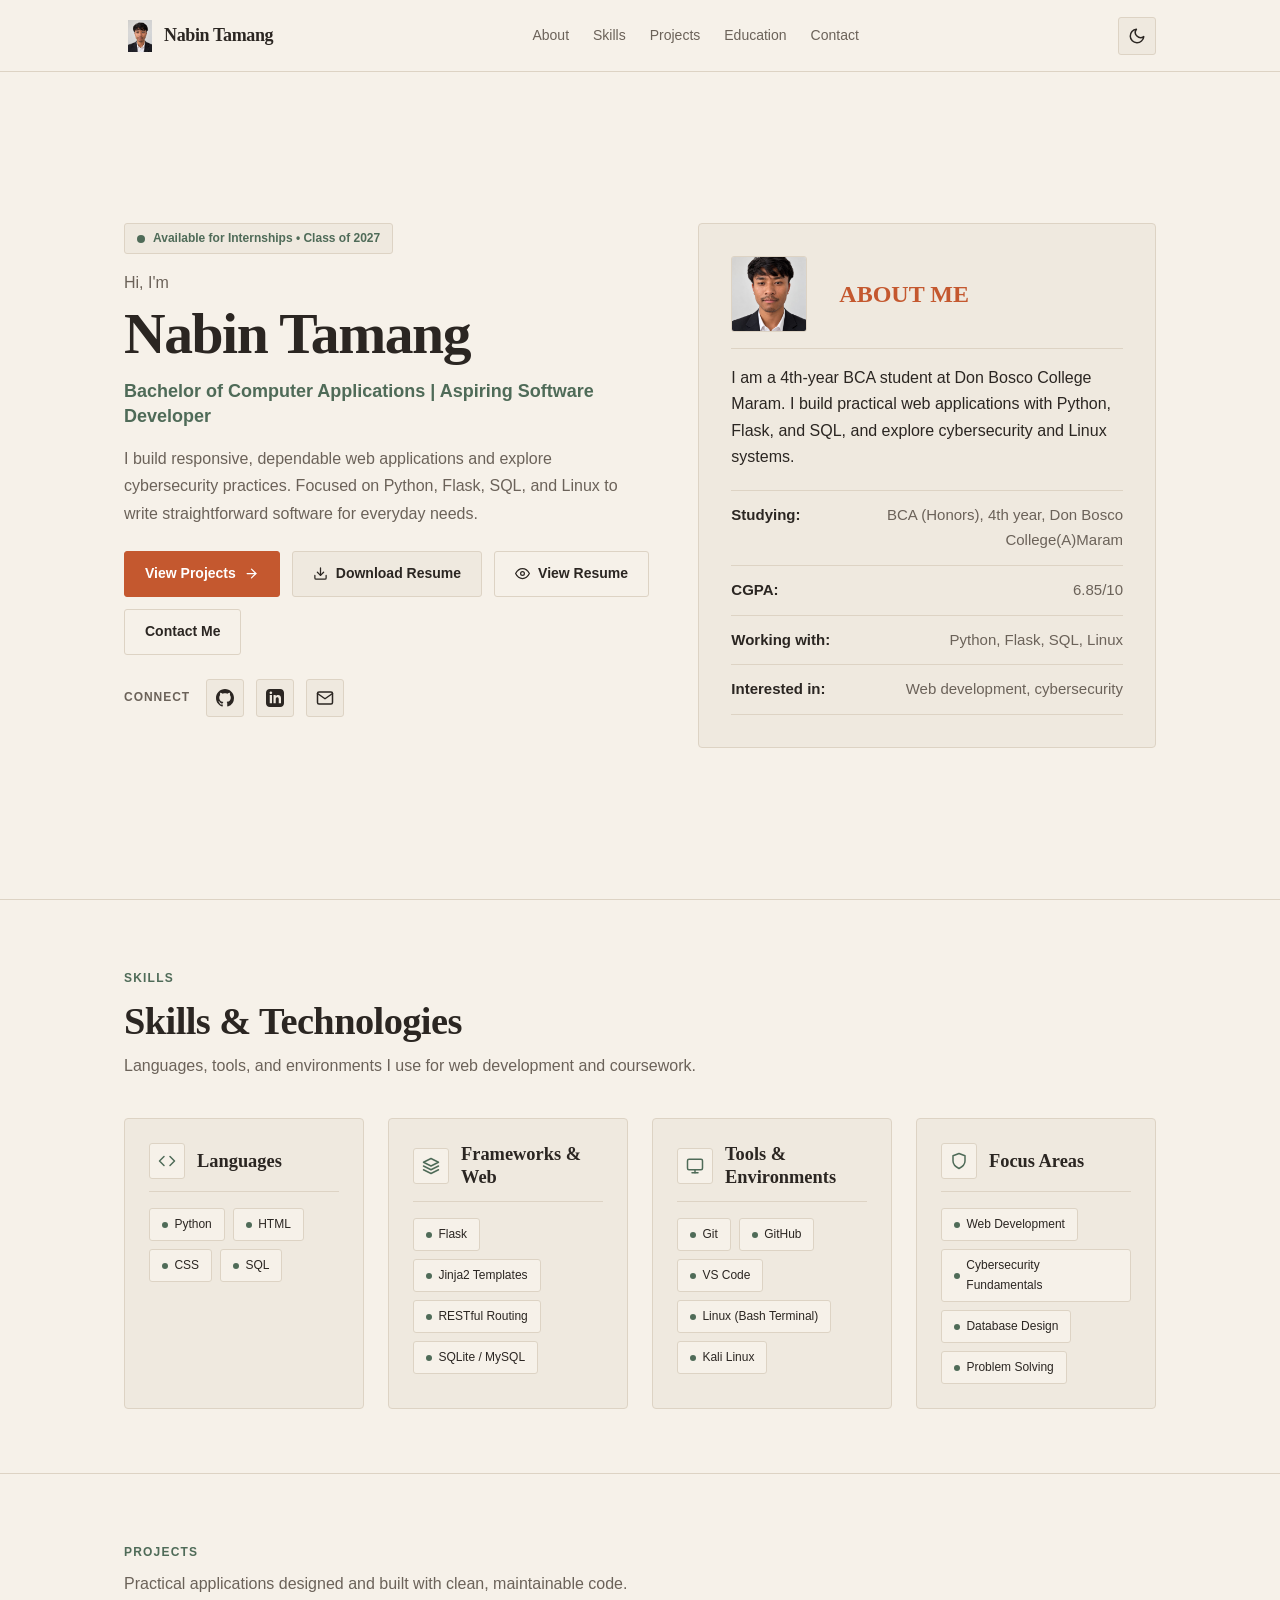
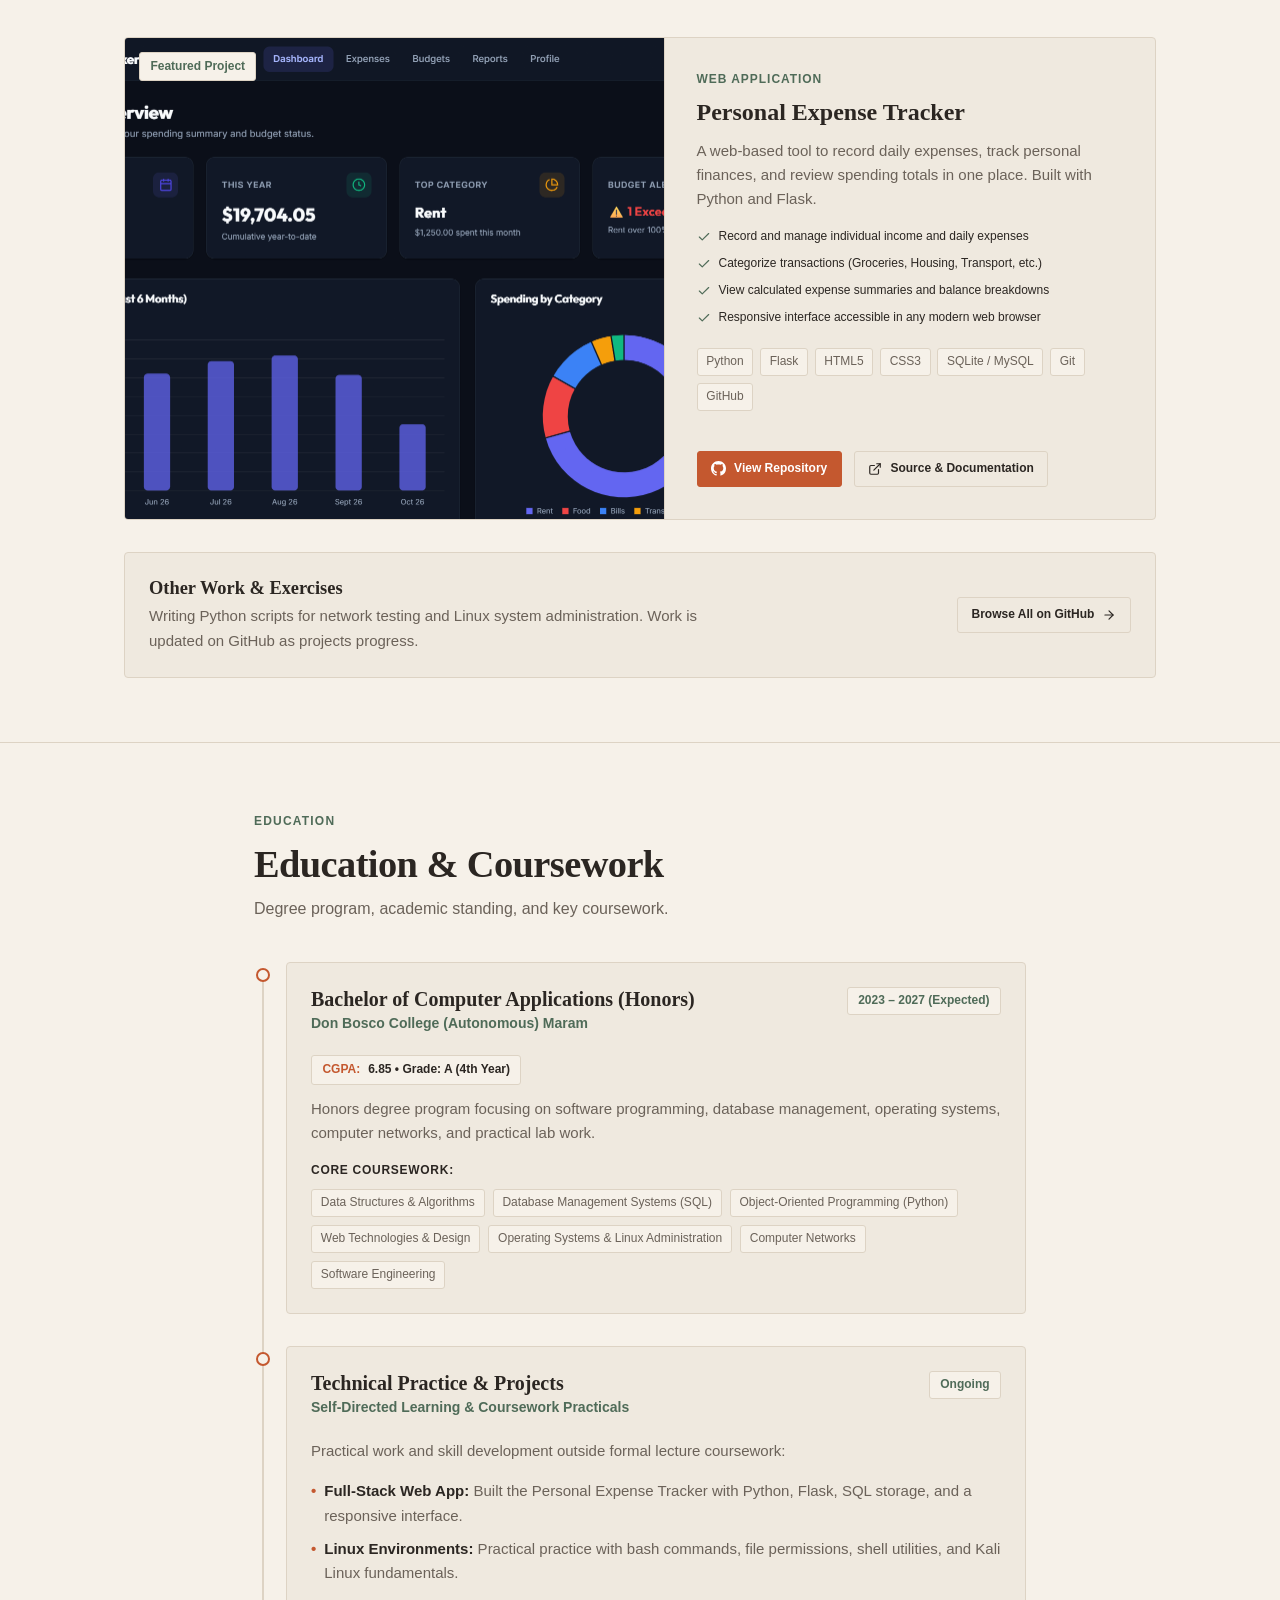
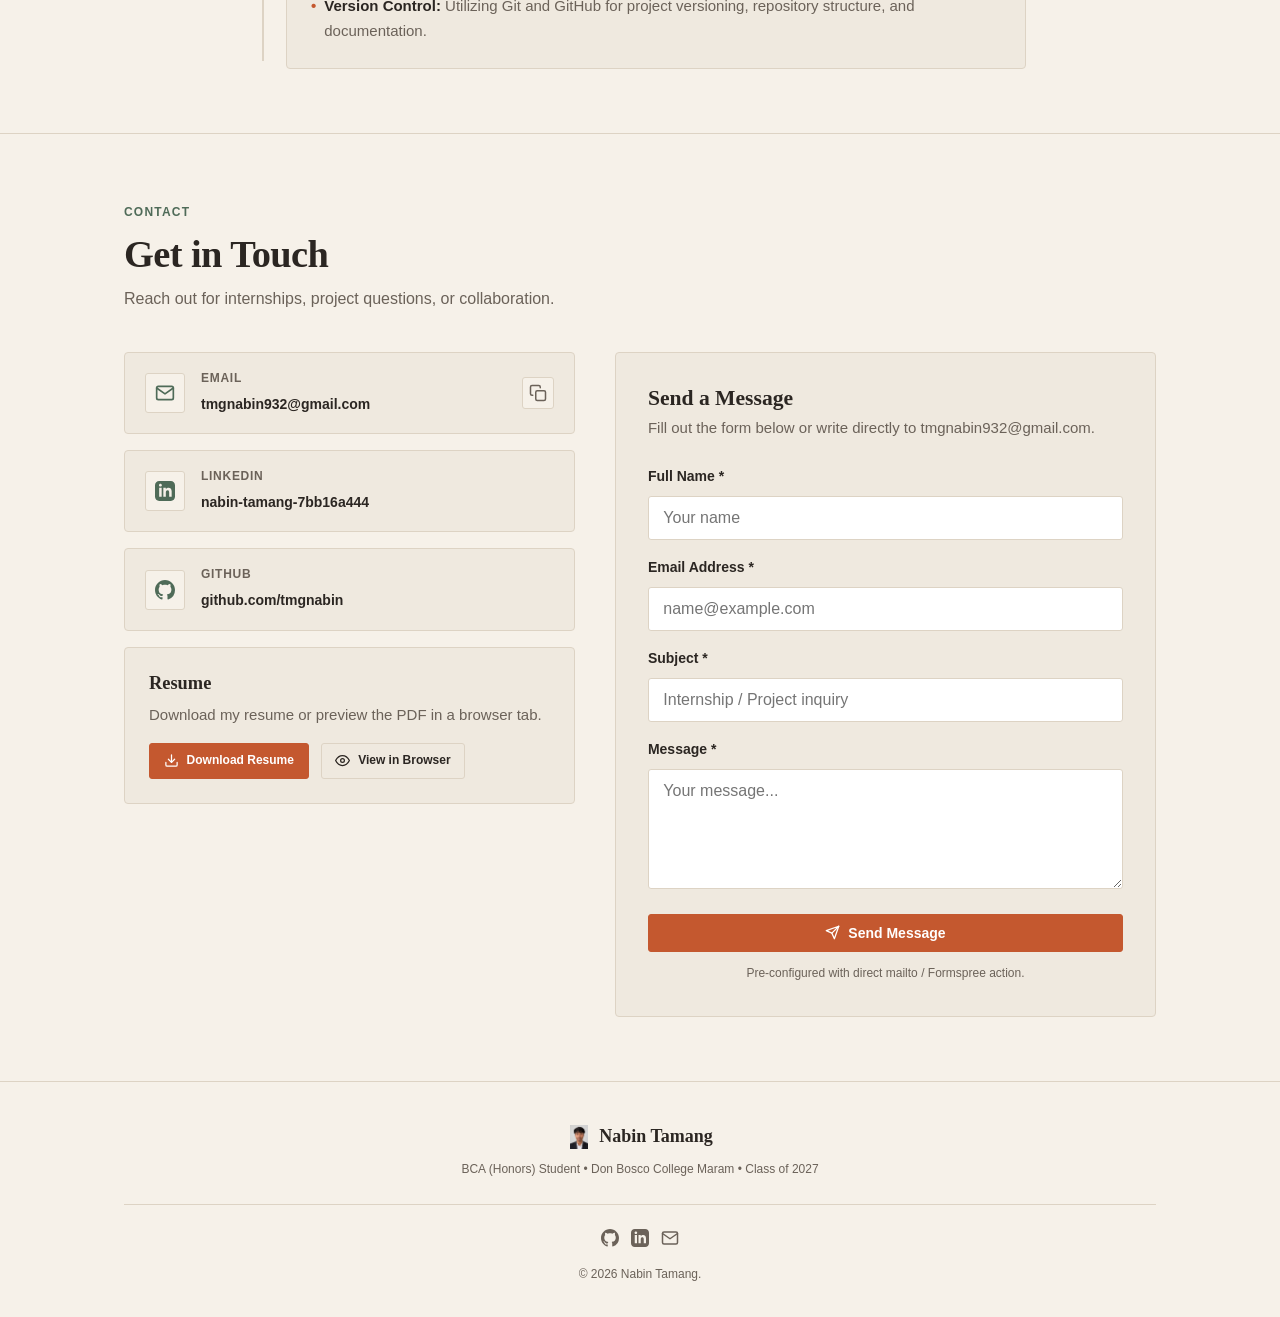
<file: index.html>
<!DOCTYPE html>
<html lang="en">

<head>
  <meta charset="UTF-8">
  <meta name="viewport" content="width=device-width, initial-scale=1.0">

  <!-- Primary Meta Tags -->
  <title>Nabin Tamang | BCA Student &amp; Aspiring Software Developer</title>
  <meta name="title" content="Nabin Tamang | BCA Student &amp; Aspiring Software Developer">
  <meta name="description"
    content="Personal portfolio of Nabin Tamang, 4th-year BCA (Honors) student at Don Bosco College Maram. Focused on Web Development, Python, Flask, SQL, and Linux.">
  <meta name="keywords"
    content="Nabin Tamang, BCA Student, Software Developer, Python, Flask, Web Development, Cybersecurity, Don Bosco College Maram">
  <meta name="author" content="Nabin Tamang">
  <meta name="theme-color" content="#F6F1E9">

  <!-- Open Graph / Facebook -->
  <meta property="og:type" content="website">
  <meta property="og:url" content="https://tmgnabin.github.io/">
  <meta property="og:title" content="Nabin Tamang | BCA Student &amp; Aspiring Software Developer">
  <meta property="og:description" content="Portfolio of Nabin Tamang. Explore projects, skills, education, and resume.">
  <meta property="og:image" content="assets/images/profile.jpg">

  <!-- Twitter Card -->
  <meta name="twitter:card" content="summary_large_image">
  <meta name="twitter:title" content="Nabin Tamang | BCA Student &amp; Aspiring Software Developer">
  <meta name="twitter:description"
    content="Portfolio of Nabin Tamang. Explore projects, skills, education, and resume.">
  <meta name="twitter:image" content="assets/images/profile.jpg">

  <!-- Favicon -->
  <link rel="icon" type="image/svg+xml" href="assets/images/expense-tracker.svg">

  <!-- Google Font: Inter (Sans-serif body font; Georgia is system serif) -->
  <link rel="preconnect" href="https://fonts.googleapis.com">
  <link rel="preconnect" href="https://fonts.gstatic.com" crossorigin>
  <link href="https://fonts.googleapis.com/css2?family=Inter:wght@400;500;600;700&display=swap" rel="stylesheet">

  <!-- Main Stylesheet -->
  <link rel="stylesheet" href="css/style.css">

  <!-- Immediate Theme Restore Script (Prevents FOUC) -->
  <script>
    (function () {
      const savedTheme = localStorage.getItem('portfolio-theme');
      if (savedTheme) {
        document.documentElement.setAttribute('data-theme', savedTheme);
      } else {
        const prefersDark = window.matchMedia('(prefers-color-scheme: dark)').matches;
        document.documentElement.setAttribute('data-theme', prefersDark ? 'dark' : 'light');
      }
    })();
  </script>
</head>

<body>

  <!-- =================================================================
       1. STICKY NAVBAR
       ================================================================= -->
  <header class="navbar" id="navbar">
    <div class="container nav-container">
      <a href="#hero" class="nav-logo" aria-label="Nabin Tamang Home">
        <img src="assets/images/expense-tracker.svg" alt="" class="nav-logo-img" width="36" height="36">
        <span>Nabin Tamang</span>
      </a>

      <!-- Desktop & Mobile Navigation Links -->
      <nav aria-label="Main Navigation">
        <ul class="nav-links" id="nav-links">
          <li><a href="#about" class="nav-link">About</a></li>
          <li><a href="#skills" class="nav-link">Skills</a></li>
          <li><a href="#projects" class="nav-link">Projects</a></li>
          <li><a href="#education" class="nav-link">Education</a></li>
          <li><a href="#contact" class="nav-link">Contact</a></li>
          <!-- Mobile Resume Actions -->
          <li class="mobile-only" style="display: none;">
            <a href="assets/resume.pdf" download="Nabin_Tamang_Resume.pdf" class="btn btn-primary btn-sm">
              <svg width="16" height="16" viewBox="0 0 24 24" fill="none" stroke="currentColor" stroke-width="2"
                stroke-linecap="round" stroke-linejoin="round">
                <path d="M21 15v4a2 2 0 0 1-2 2H5a2 2 0 0 1-2-2v-4" />
                <polyline points="7 10 12 15 17 10" />
                <line x1="12" y1="15" x2="12" y2="3" />
              </svg>
              Download Resume
            </a>
          </li>
        </ul>
      </nav>

      <!-- Nav Actions (Resume Buttons + Theme Toggle + Mobile Hamburger) -->
      <div class="nav-actions">
        <!-- Resume Actions (Desktop) -->




        <!-- Light / Dark Mode Toggle -->
        <button type="button" class="theme-toggle" id="theme-toggle" aria-label="Toggle light and dark theme"
          title="Toggle theme">
          <!-- Sun Icon (shown in dark mode) -->
          <svg class="icon-sun" viewBox="0 0 24 24" fill="none" stroke="currentColor" stroke-width="2"
            stroke-linecap="round" stroke-linejoin="round">
            <circle cx="12" cy="12" r="5"></circle>
            <line x1="12" y1="1" x2="12" y2="3"></line>
            <line x1="12" y1="21" x2="12" y2="23"></line>
            <line x1="4.22" y1="4.22" x2="5.64" y2="5.64"></line>
            <line x1="18.36" y1="18.36" x2="19.78" y2="19.78"></line>
            <line x1="1" y1="12" x2="3" y2="12"></line>
            <line x1="21" y1="12" x2="23" y2="12"></line>
            <line x1="4.22" y1="19.78" x2="5.64" y2="18.36"></line>
            <line x1="18.36" y1="5.64" x2="19.78" y2="4.22"></line>
          </svg>
          <!-- Moon Icon (shown in light mode) -->
          <svg class="icon-moon" viewBox="0 0 24 24" fill="none" stroke="currentColor" stroke-width="2"
            stroke-linecap="round" stroke-linejoin="round">
            <path d="M21 12.79A9 9 0 1 1 11.21 3 7 7 0 0 0 21 12.79z"></path>
          </svg>
        </button>

        <!-- Mobile Hamburger Toggle -->

      </div>
    </div>
  </header>

  <main>
    <!-- =================================================================
         2. HERO & ABOUT ME SECTION
         ================================================================= -->
    <section class="section hero" id="hero">
      <div class="container hero-grid">
        <!-- Hero Introduction -->
        <div class="hero-content reveal">
          <div class="hero-status-pill">
            <span class="status-dot"></span>
            <span>Available for Internships &bull; Class of 2027</span>
          </div>

          <p class="hero-greeting">Hi, I'm</p>
          <h1 class="hero-name">Nabin Tamang</h1>

          <h2 class="hero-title">
            Bachelor of Computer Applications | Aspiring Software Developer
          </h2>

          <p class="hero-tagline">
            I build responsive, dependable web applications and explore cybersecurity practices. Focused on
            Python, Flask, SQL, and Linux to write straightforward software for everyday needs.
          </p>

          <!-- Call to Action Buttons -->
          <div class="hero-cta-group">
            <a href="projects.html" class="btn btn-primary" id="hero-view-projects-btn">
              <span>View Projects</span>
              <svg width="15" height="15" viewBox="0 0 24 24" fill="none" stroke="currentColor" stroke-width="2"
                stroke-linecap="round" stroke-linejoin="round">
                <path d="M5 12h14" />
                <polyline points="12 5 19 12 12 19" />
              </svg>
            </a>

            <a href="assets/resume.pdf" download="Nabin_Tamang_Resume.pdf" class="btn btn-secondary"
              id="hero-download-resume-btn" title="Download Resume PDF">
              <svg width="15" height="15" viewBox="0 0 24 24" fill="none" stroke="currentColor" stroke-width="2"
                stroke-linecap="round" stroke-linejoin="round">
                <path d="M21 15v4a2 2 0 0 1-2 2H5a2 2 0 0 1-2-2v-4" />
                <polyline points="7 10 12 15 17 10" />
                <line x1="12" y1="15" x2="12" y2="3" />
              </svg>
              <span>Download Resume</span>
            </a>

            <a href="assets/resume.pdf" target="_blank" rel="noopener noreferrer" class="btn btn-outline"
              id="hero-view-resume-btn" title="View Resume in Browser">
              <svg width="15" height="15" viewBox="0 0 24 24" fill="none" stroke="currentColor" stroke-width="2"
                stroke-linecap="round" stroke-linejoin="round">
                <path d="M1 12s4-8 11-8 11 8 11 8-4 8-11 8-11-8-11-8z" />
                <circle cx="12" cy="12" r="3" />
              </svg>
              <span>View Resume</span>
            </a>

            <a href="#contact" class="btn btn-outline" id="hero-contact-btn">
              <span>Contact Me</span>
            </a>
          </div>

          <!-- Social Icon Links -->
          <div class="hero-socials">
            <span class="hero-social-label">Connect</span>

            <a href="https://github.com/tmgnabin" target="_blank" rel="noopener noreferrer" class="social-link"
              id="hero-github-link" aria-label="Nabin Tamang's GitHub Profile">
              <svg viewBox="0 0 24 24" fill="currentColor">
                <path
                  d="M12 0C5.37 0 0 5.37 0 12c0 5.31 3.435 9.795 8.205 11.385.6.105.825-.255.825-.57 0-.285-.015-1.23-.015-2.235-3.015.555-3.795-.735-4.035-1.41-.135-.345-.72-1.41-1.23-1.695-.42-.225-1.02-.78-.015-.795.945-.015 1.62.87 1.845 1.23 1.08 1.815 2.805 1.305 3.495.99.105-.78.42-1.305.765-1.605-2.67-.3-5.46-1.335-5.46-5.925 0-1.305.465-2.385 1.23-3.225-.12-.3-.54-1.53.12-3.18 0 0 1.005-.315 3.3 1.23.96-.27 1.98-.405 3-.405s2.04.135 3 .405c2.295-1.56 3.3-1.23 3.3-1.23.66 1.65.24 2.88.12 3.18.765.84 1.23 1.905 1.23 3.225 0 4.605-2.805 5.625-5.475 5.925.435.375.81 1.095.81 2.22 0 1.605-.015 2.895-.015 3.3 0 .315.225.69.825.57A12.02 12.02 0 0024 12c0-6.63-5.37-12-12-12z" />
              </svg>
            </a>

            <a href="https://www.linkedin.com/in/nabin-tamang-7bb16a444" target="_blank" rel="noopener noreferrer"
              class="social-link" id="hero-linkedin-link" aria-label="Nabin Tamang's LinkedIn Profile">
              <svg viewBox="0 0 24 24" fill="currentColor">
                <path
                  d="M19 0h-14c-2.761 0-5 2.239-5 5v14c0 2.761 2.239 5 5 5h14c2.762 0 5-2.239 5-5v-14c0-2.761-2.238-5-5-5zm-11 19h-3v-11h3v11zm-1.5-12.268c-.966 0-1.75-.79-1.75-1.764s.784-1.764 1.75-1.764 1.75.79 1.75 1.764-.783 1.764-1.75 1.764zm13.5 12.268h-3v-5.604c0-3.368-4-3.113-4 0v5.604h-3v-11h3v1.765c1.396-2.586 7-2.777 7 2.476v6.759z" />
              </svg>
            </a>

            <a href="https://mail.google.com/mail/?view=cm&fs=1&to=tmgnabin932@gmail.com" target="_blank"
              rel="noopener noreferrer" class="social-link" id="hero-email-link" aria-label="Email Nabin Tamang"
              title="Email: tmgnabin932@gmail.com">
              <svg viewBox="0 0 24 24" fill="none" stroke="currentColor" stroke-width="2" stroke-linecap="round"
                stroke-linejoin="round">
                <path d="M4 4h16c1.1 0 2 .9 2 2v12c0 1.1-.9 2-2 2H4c-1.1 0-2-.9-2-2V6c0-1.1.9-2 2-2z"></path>
                <polyline points="22,6 12,13 2,6"></polyline>
              </svg>
            </a>
          </div>
        </div>

        <!-- Hand-Crafted About Me Card (Replacing fake code-window card) -->
        <div class="hero-visual reveal" id="about">
          <section class="about-card" aria-label="About Me">
            <div class="about-card-header">
              <img src="assets/images/profile.jpg" alt="Nabin Tamang" class="about-avatar" width="76" height="76">
              <div>
                <h2 class="about-heading">ABOUT ME</h2>
              </div>
            </div>

            <p class="about-intro">
              I am a 4th-year BCA student at Don Bosco College Maram. I build practical web applications with Python,
              Flask, and SQL, and explore cybersecurity and Linux systems.
            </p>

            <ul class="about-facts-list">
              <li class="about-fact-item">
                <span class="fact-label">Studying:</span>
                <span class="fact-value">BCA (Honors), 4th year, Don Bosco College(A)Maram</span>
              </li>
              <li class="about-fact-item">
                <span class="fact-label">CGPA:</span>
                <span class="fact-value">6.85/10</span>
              </li>
              <li class="about-fact-item">
                <span class="fact-label">Working with:</span>
                <span class="fact-value">Python, Flask, SQL, Linux</span>
              </li>
              <li class="about-fact-item">
                <span class="fact-label">Interested in:</span>
                <span class="fact-value">Web development, cybersecurity</span>
              </li>
            </ul>
          </section>
        </div>
      </div>
    </section>

    <!-- =================================================================
         3. SKILLS SECTION
         ================================================================= -->
    <section class="section skills-section" id="skills">
      <div class="container">
        <div class="section-header reveal">
          <span class="section-tag">Skills</span>
          <h2 class="section-title">Skills &amp; Technologies</h2>
          <p class="section-desc">Languages, tools, and environments I use for web development and coursework.</p>
        </div>

        <div class="skills-grid">
          <!-- Category 1: Programming Languages -->
          <div class="skill-category-card reveal">
            <div class="skill-cat-header">
              <div class="skill-cat-icon">
                <svg viewBox="0 0 24 24" fill="none" stroke="currentColor" stroke-width="2" stroke-linecap="round"
                  stroke-linejoin="round">
                  <polyline points="16 18 22 12 16 6" />
                  <polyline points="8 6 2 12 8 18" />
                </svg>
              </div>
              <div>
                <h3 class="skill-cat-title">Languages</h3>
              </div>
            </div>
            <div class="skill-chips-wrap">
              <div class="skill-chip"><span class="skill-chip-dot"></span>Python</div>
              <div class="skill-chip"><span class="skill-chip-dot"></span>HTML</div>
              <div class="skill-chip"><span class="skill-chip-dot"></span>CSS</div>
              <div class="skill-chip"><span class="skill-chip-dot"></span>SQL</div>
            </div>
          </div>

          <!-- Category 2: Frameworks & Libraries -->
          <div class="skill-category-card reveal">
            <div class="skill-cat-header">
              <div class="skill-cat-icon">
                <svg viewBox="0 0 24 24" fill="none" stroke="currentColor" stroke-width="2" stroke-linecap="round"
                  stroke-linejoin="round">
                  <polygon points="12 2 2 7 12 12 22 7 12 2" />
                  <polyline points="2 17 12 22 22 17" />
                  <polyline points="2 12 12 17 22 12" />
                </svg>
              </div>
              <div>
                <h3 class="skill-cat-title">Frameworks &amp; Web</h3>
              </div>
            </div>
            <div class="skill-chips-wrap">
              <div class="skill-chip"><span class="skill-chip-dot"></span>Flask</div>
              <div class="skill-chip"><span class="skill-chip-dot"></span>Jinja2 Templates</div>
              <div class="skill-chip"><span class="skill-chip-dot"></span>RESTful Routing</div>
              <div class="skill-chip"><span class="skill-chip-dot"></span>SQLite / MySQL</div>
            </div>
          </div>

          <!-- Category 3: Tools & OS -->
          <div class="skill-category-card reveal">
            <div class="skill-cat-header">
              <div class="skill-cat-icon">
                <svg viewBox="0 0 24 24" fill="none" stroke="currentColor" stroke-width="2" stroke-linecap="round"
                  stroke-linejoin="round">
                  <rect x="2" y="3" width="20" height="14" rx="2" ry="2" />
                  <line x1="8" y1="21" x2="16" y2="21" />
                  <line x1="12" y1="17" x2="12" y2="21" />
                </svg>
              </div>
              <div>
                <h3 class="skill-cat-title">Tools &amp; Environments</h3>
              </div>
            </div>
            <div class="skill-chips-wrap">
              <div class="skill-chip"><span class="skill-chip-dot"></span>Git</div>
              <div class="skill-chip"><span class="skill-chip-dot"></span>GitHub</div>
              <div class="skill-chip"><span class="skill-chip-dot"></span>VS Code</div>
              <div class="skill-chip"><span class="skill-chip-dot"></span>Linux (Bash Terminal)</div>
              <div class="skill-chip"><span class="skill-chip-dot"></span>Kali Linux</div>
            </div>
          </div>

          <!-- Category 4: Domains & Focus -->
          <div class="skill-category-card reveal">
            <div class="skill-cat-header">
              <div class="skill-cat-icon">
                <svg viewBox="0 0 24 24" fill="none" stroke="currentColor" stroke-width="2" stroke-linecap="round"
                  stroke-linejoin="round">
                  <path d="M12 22s8-4 8-10V5l-8-3-8 3v7c0 6 8 10 8 10z" />
                </svg>
              </div>
              <div>
                <h3 class="skill-cat-title">Focus Areas</h3>
              </div>
            </div>
            <div class="skill-chips-wrap">
              <div class="skill-chip"><span class="skill-chip-dot"></span>Web Development</div>
              <div class="skill-chip"><span class="skill-chip-dot"></span>Cybersecurity Fundamentals</div>
              <div class="skill-chip"><span class="skill-chip-dot"></span>Database Design</div>
              <div class="skill-chip"><span class="skill-chip-dot"></span>Problem Solving</div>
            </div>
          </div>
        </div>
      </div>
    </section>

    <!-- =================================================================
         4. PROJECTS SECTION
         ================================================================= -->
    <section class="section projects-section" id="projects">
      <div class="container">
        <div class="section-header reveal">
          <span class="section-tag">Projects</span>

          <p class="section-desc">Practical applications designed and built with clean, maintainable code.</p>
        </div>

        <div class="projects-container">
          <!-- Featured Project: Personal Expense Tracker -->
          <article class="project-card reveal" id="project-expense-tracker">
            <div class="project-image-box">
              <span class="project-badge-featured">Featured Project</span>
              <img src="assets/images/expense-tracker .jpg" alt="Personal Expense Tracker Preview" width="600"
                height="340" loading="lazy">
            </div>

            <div class="project-info-box">
              <div class="project-top">
                <div class="project-type-tag">Web Application</div>
                <h3 class="project-title">Personal Expense Tracker</h3>
                <p class="project-summary">
                  A web-based tool to record daily expenses, track personal finances, and review spending totals in one
                  place. Built with Python and Flask.
                </p>

                <!-- Project Features -->
                <ul class="project-features-list">
                  <li class="project-feature-item">
                    <svg viewBox="0 0 24 24" fill="none" stroke="currentColor" stroke-width="2" stroke-linecap="round"
                      stroke-linejoin="round">
                      <polyline points="20 6 9 17 4 12" />
                    </svg>
                    <span>Record and manage individual income and daily expenses</span>
                  </li>
                  <li class="project-feature-item">
                    <svg viewBox="0 0 24 24" fill="none" stroke="currentColor" stroke-width="2" stroke-linecap="round"
                      stroke-linejoin="round">
                      <polyline points="20 6 9 17 4 12" />
                    </svg>
                    <span>Categorize transactions (Groceries, Housing, Transport, etc.)</span>
                  </li>
                  <li class="project-feature-item">
                    <svg viewBox="0 0 24 24" fill="none" stroke="currentColor" stroke-width="2" stroke-linecap="round"
                      stroke-linejoin="round">
                      <polyline points="20 6 9 17 4 12" />
                    </svg>
                    <span>View calculated expense summaries and balance breakdowns</span>
                  </li>
                  <li class="project-feature-item">
                    <svg viewBox="0 0 24 24" fill="none" stroke="currentColor" stroke-width="2" stroke-linecap="round"
                      stroke-linejoin="round">
                      <polyline points="20 6 9 17 4 12" />
                    </svg>
                    <span>Responsive interface accessible in any modern web browser</span>
                  </li>
                </ul>

                <!-- Tech Tags -->
                <div class="project-tech-tags">
                  <span class="tech-tag">Python</span>
                  <span class="tech-tag">Flask</span>
                  <span class="tech-tag">HTML5</span>
                  <span class="tech-tag">CSS3</span>
                  <span class="tech-tag">SQLite / MySQL</span>
                  <span class="tech-tag">Git</span>
                  <span class="tech-tag">GitHub</span>
                </div>
              </div>

              <!-- Project Action Buttons -->
              <div class="project-actions">
                <a href="https://github.com/tmgnabin/expense2.0.git" target="_blank" rel="noopener noreferrer"
                  class="btn btn-primary btn-sm" id="btn-project-repo">
                  <svg width="15" height="15" viewBox="0 0 24 24" fill="currentColor">
                    <path
                      d="M12 0C5.37 0 0 5.37 0 12c0 5.31 3.435 9.795 8.205 11.385.6.105.825-.255.825-.57 0-.285-.015-1.23-.015-2.235-3.015.555-3.795-.735-4.035-1.41-.135-.345-.72-1.41-1.23-1.695-.42-.225-1.02-.78-.015-.795.945-.015 1.62.87 1.845 1.23 1.08 1.815 2.805 1.305 3.495.99.105-.78.42-1.305.765-1.605-2.67-.3-5.46-1.335-5.46-5.925 0-1.305.465-2.385 1.23-3.225-.12-.3-.54-1.53.12-3.18 0 0 1.005-.315 3.3 1.23.96-.27 1.98-.405 3-.405s2.04.135 3 .405c2.295-1.56 3.3-1.23 3.3-1.23.66 1.65.24 2.88.12 3.18.765.84 1.23 1.905 1.23 3.225 0 4.605-2.805 5.625-5.475 5.925.435.375.81 1.095.81 2.22 0 1.605-.015 2.895-.015 3.3 0 .315.225.69.825.57A12.02 12.02 0 0024 12c0-6.63-5.37-12-12-12z" />
                  </svg>
                  <span>View Repository</span>
                </a>

                <a href="https://github.com/tmgnabin/expense2.0" target="_blank" rel="noopener noreferrer"
                  class="btn btn-secondary btn-sm" id="btn-project-demo">
                  <svg width="14" height="14" viewBox="0 0 24 24" fill="none" stroke="currentColor" stroke-width="2"
                    stroke-linecap="round" stroke-linejoin="round">
                    <path d="M18 13v6a2 2 0 0 1-2 2H5a2 2 0 0 1-2-2V8a2 2 0 0 1 2-2h6" />
                    <polyline points="15 3 21 3 21 9" />
                    <line x1="10" y1="14" x2="21" y2="3" />
                  </svg>
                  <span>Source &amp; Documentation</span>
                </a>
              </div>
            </div>
          </article>

          <!-- Ongoing Work Banner -->
          <div class="upcoming-projects-banner reveal">
            <div class="upcoming-info">
              <h4>Other Work &amp; Exercises</h4>
              <p>Writing Python scripts for network testing and Linux system administration. Work is updated on GitHub
                as projects progress.</p>
            </div>
            <div>
              <a href="https://github.com/tmgnabin?tab=repositories" target="_blank" rel="noopener noreferrer"
                class="btn btn-outline btn-sm">
                <span>Browse All on GitHub</span>
                <svg width="14" height="14" viewBox="0 0 24 24" fill="none" stroke="currentColor" stroke-width="2"
                  stroke-linecap="round" stroke-linejoin="round">
                  <path d="M5 12h14" />
                  <polyline points="12 5 19 12 12 19" />
                </svg>
              </a>
            </div>
          </div>
        </div>
      </div>
    </section>

    <!-- =================================================================
         5. EDUCATION SECTION
         ================================================================= -->
    <section class="section education-section" id="education">
      <div class="container education-container">
        <div class="section-header reveal">
          <span class="section-tag">Education</span>
          <h2 class="section-title">Education &amp; Coursework</h2>
          <p class="section-desc">Degree program, academic standing, and key coursework.</p>
        </div>

        <div class="timeline">
          <!-- Timeline Item 1: Degree -->
          <div class="timeline-item reveal">
            <div class="timeline-dot" aria-hidden="true"></div>
            <div class="timeline-card">
              <div class="timeline-header">
                <div>
                  <h3 class="timeline-degree">Bachelor of Computer Applications (Honors)</h3>
                  <div class="timeline-institution">Don Bosco College (Autonomous) Maram</div>
                </div>
                <span class="timeline-period">2023 &ndash; 2027 (Expected)</span>
              </div>

              <div class="timeline-grades-pill">
                <span>CGPA:</span> 6.85 &bull; Grade: A (4th Year)
              </div>

              <p class="timeline-details">
                Honors degree program focusing on software programming, database management, operating systems, computer
                networks, and practical lab work.
              </p>

              <div class="coursework-title">Core Coursework:</div>
              <div class="coursework-chips">
                <span class="course-chip">Data Structures &amp; Algorithms</span>
                <span class="course-chip">Database Management Systems (SQL)</span>
                <span class="course-chip">Object-Oriented Programming (Python)</span>
                <span class="course-chip">Web Technologies &amp; Design</span>
                <span class="course-chip">Operating Systems &amp; Linux Administration</span>
                <span class="course-chip">Computer Networks</span>
                <span class="course-chip">Software Engineering</span>
              </div>
            </div>
          </div>

          <!-- Timeline Item 2: Practical Milestones -->
          <div class="timeline-item reveal">
            <div class="timeline-dot" aria-hidden="true"></div>
            <div class="timeline-card">
              <div class="timeline-header">
                <div>
                  <h3 class="timeline-degree">Technical Practice &amp; Projects</h3>
                  <div class="timeline-institution">Self-Directed Learning &amp; Coursework Practicals</div>
                </div>
                <span class="timeline-period">Ongoing</span>
              </div>

              <p class="timeline-details">
                Practical work and skill development outside formal lecture coursework:
              </p>

              <ul
                style="list-style: none; display: flex; flex-direction: column; gap: 0.5rem; font-size: 0.9375rem; color: var(--muted-text);">
                <li style="display: flex; gap: 0.5rem; align-items: flex-start;">
                  <span style="color: var(--accent); font-weight: bold;">&bull;</span>
                  <span><strong style="color: var(--text);">Full-Stack Web App:</strong> Built the Personal Expense
                    Tracker with Python, Flask, SQL storage, and a responsive interface.</span>
                </li>
                <li style="display: flex; gap: 0.5rem; align-items: flex-start;">
                  <span style="color: var(--accent); font-weight: bold;">&bull;</span>
                  <span><strong style="color: var(--text);">Linux Environments:</strong> Practical practice with bash
                    commands, file permissions, shell utilities, and Kali Linux fundamentals.</span>
                </li>
                <li style="display: flex; gap: 0.5rem; align-items: flex-start;">
                  <span style="color: var(--accent); font-weight: bold;">&bull;</span>
                  <span><strong style="color: var(--text);">Version Control:</strong> Utilizing Git and GitHub for
                    project versioning, repository structure, and documentation.</span>
                </li>
              </ul>
            </div>
          </div>
        </div>
      </div>
    </section>

    <!-- =================================================================
         6. CONTACT SECTION
         ================================================================= -->
    <section class="section contact-section" id="contact">
      <div class="container">
        <div class="section-header reveal">
          <span class="section-tag">Contact</span>
          <h2 class="section-title">Get in Touch</h2>
          <p class="section-desc">Reach out for internships, project questions, or collaboration.</p>
        </div>

        <div class="contact-grid">
          <!-- Left: Contact Details & Resume Action Box -->
          <div class="contact-info-panel reveal">
            <!-- Email Item -->
            <div class="contact-card-item">
              <div class="contact-card-icon" aria-hidden="true">
                <svg viewBox="0 0 24 24" fill="none" stroke="currentColor" stroke-width="2" stroke-linecap="round"
                  stroke-linejoin="round">
                  <path d="M4 4h16c1.1 0 2 .9 2 2v12c0 1.1-.9 2-2 2H4c-1.1 0-2-.9-2-2V6c0-1.1.9-2 2-2z"></path>
                  <polyline points="22,6 12,13 2,6"></polyline>
                </svg>
              </div>
              <div class="contact-card-details">
                <div class="contact-card-label">Email</div>
                <a href="https://mail.google.com/mail/?view=cm&fs=1&to=tmgnabin932@gmail.com" target="_blank"
                  rel="noopener noreferrer" class="contact-card-value" id="contact-email-link"
                  title="Send email via Gmail">tmgnabin932@gmail.com</a>
              </div>
              <button type="button" class="copy-btn" id="copy-email-btn" title="Copy email address to clipboard"
                aria-label="Copy email address">
                <svg width="18" height="18" viewBox="0 0 24 24" fill="none" stroke="currentColor" stroke-width="2"
                  stroke-linecap="round" stroke-linejoin="round">
                  <rect x="9" y="9" width="13" height="13" rx="2" ry="2"></rect>
                  <path d="M5 15H4a2 2 0 0 1-2-2V4a2 2 0 0 1 2-2h9a2 2 0 0 1 2 2v1"></path>
                </svg>
              </button>
            </div>

            <!-- LinkedIn Item -->
            <div class="contact-card-item">
              <div class="contact-card-icon" aria-hidden="true">
                <svg viewBox="0 0 24 24" fill="currentColor">
                  <path
                    d="M19 0h-14c-2.761 0-5 2.239-5 5v14c0 2.761 2.239 5 5 5h14c2.762 0 5-2.239 5-5v-14c0-2.761-2.238-5-5-5zm-11 19h-3v-11h3v11zm-1.5-12.268c-.966 0-1.75-.79-1.75-1.764s.784-1.764 1.75-1.764 1.75.79 1.75 1.764-.783 1.764-1.75 1.764zm13.5 12.268h-3v-5.604c0-3.368-4-3.113-4 0v5.604h-3v-11h3v1.765c1.396-2.586 7-2.777 7 2.476v6.759z" />
                </svg>
              </div>
              <div class="contact-card-details">
                <div class="contact-card-label">LinkedIn</div>
                <a href="https://www.linkedin.com/in/nabin-tamang-7bb16a444" target="_blank" rel="noopener noreferrer"
                  class="contact-card-value">nabin-tamang-7bb16a444</a>
              </div>
            </div>

            <!-- GitHub Item -->
            <div class="contact-card-item">
              <div class="contact-card-icon" aria-hidden="true">
                <svg viewBox="0 0 24 24" fill="currentColor">
                  <path
                    d="M12 0C5.37 0 0 5.37 0 12c0 5.31 3.435 9.795 8.205 11.385.6.105.825-.255.825-.57 0-.285-.015-1.23-.015-2.235-3.015.555-3.795-.735-4.035-1.41-.135-.345-.72-1.41-1.23-1.695-.42-.225-1.02-.78-.015-.795.945-.015 1.62.87 1.845 1.23 1.08 1.815 2.805 1.305 3.495.99.105-.78.42-1.305.765-1.605-2.67-.3-5.46-1.335-5.46-5.925 0-1.305.465-2.385 1.23-3.225-.12-.3-.54-1.53.12-3.18 0 0 1.005-.315 3.3 1.23.96-.27 1.98-.405 3-.405s2.04.135 3 .405c2.295-1.56 3.3-1.23 3.3-1.23.66 1.65.24 2.88.12 3.18.765.84 1.23 1.905 1.23 3.225 0 4.605-2.805 5.625-5.475 5.925.435.375.81 1.095.81 2.22 0 1.605-.015 2.895-.015 3.3 0 .315.225.69.825.57A12.02 12.02 0 0024 12c0-6.63-5.37-12-12-12z" />
                </svg>
              </div>
              <div class="contact-card-details">
                <div class="contact-card-label">GitHub</div>
                <a href="https://github.com/tmgnabin" target="_blank" rel="noopener noreferrer"
                  class="contact-card-value">github.com/tmgnabin</a>
              </div>
            </div>

            <!-- Resume Download Box in Contact Section -->
            <div class="resume-download-card">
              <h4>Resume</h4>
              <p>Download my resume or preview the PDF in a browser tab.</p>
              <div class="resume-actions-group">
                <a href="assets/resume.pdf" download="Nabin_Tamang_Resume.pdf" class="btn btn-primary btn-sm"
                  id="contact-download-resume-btn">
                  <svg width="15" height="15" viewBox="0 0 24 24" fill="none" stroke="currentColor" stroke-width="2"
                    stroke-linecap="round" stroke-linejoin="round">
                    <path d="M21 15v4a2 2 0 0 1-2 2H5a2 2 0 0 1-2-2v-4" />
                    <polyline points="7 10 12 15 17 10" />
                    <line x1="12" y1="15" x2="12" y2="3" />
                  </svg>
                  <span>Download Resume</span>
                </a>
                <a href="assets/resume.pdf" target="_blank" rel="noopener noreferrer" class="btn btn-secondary btn-sm"
                  id="contact-view-resume-btn">
                  <svg width="15" height="15" viewBox="0 0 24 24" fill="none" stroke="currentColor" stroke-width="2"
                    stroke-linecap="round" stroke-linejoin="round">
                    <path d="M1 12s4-8 11-8 11 8 11 8-4 8-11 8-11-8-11-8z" />
                    <circle cx="12" cy="12" r="3" />
                  </svg>
                  <span>View in Browser</span>
                </a>
              </div>
            </div>
          </div>

          <!-- Right: Contact Message Form UI -->
          <div class="contact-form-card reveal">
            <h3 class="contact-form-title">Send a Message</h3>
            <p class="contact-form-subtitle">Fill out the form below or write directly to tmgnabin932@gmail.com.</p>

            <form id="contact-form" novalidate>
              <div class="form-group">
                <label for="form-name" class="form-label">Full Name *</label>
                <input type="text" id="form-name" name="name" class="form-input" placeholder="Your name" required>
              </div>

              <div class="form-group">
                <label for="form-email" class="form-label">Email Address *</label>
                <input type="email" id="form-email" name="email" class="form-input" placeholder="name@example.com"
                  required>
              </div>

              <div class="form-group">
                <label for="form-subject" class="form-label">Subject *</label>
                <input type="text" id="form-subject" name="subject" class="form-input"
                  placeholder="Internship / Project inquiry" required>
              </div>

              <div class="form-group">
                <label for="form-message" class="form-label">Message *</label>
                <textarea id="form-message" name="message" class="form-textarea" placeholder="Your message..."
                  required></textarea>
              </div>

              <button type="submit" class="btn btn-primary" id="btn-submit-form" style="width: 100%;">
                <svg width="15" height="15" viewBox="0 0 24 24" fill="none" stroke="currentColor" stroke-width="2"
                  stroke-linecap="round" stroke-linejoin="round">
                  <line x1="22" y1="2" x2="11" y2="13" />
                  <polygon points="22 2 15 22 11 13 2 9 22 2" />
                </svg>
                <span>Send Message</span>
              </button>

              <p class="form-footnote">
                Pre-configured with direct mailto / Formspree action.
              </p>
            </form>
          </div>
        </div>
      </div>
    </section>
  </main>

  <!-- =================================================================
       7. FOOTER
       ================================================================= -->
  <footer class="footer" id="footer">
    <div class="container">
      <div class="footer-top">
        <div class="footer-logo">
          <img src="assets/images/expense-tracker.svg" alt="" class="footer-logo-img" width="24" height="24">
          <span>Nabin Tamang</span>
        </div>
        <div class="footer-tagline">BCA (Honors) Student &bull; Don Bosco College Maram &bull; Class of 2027</div>
      </div>

      <div class="footer-bottom">
        <div class="footer-socials">
          <a href="https://github.com/tmgnabin" target="_blank" rel="noopener noreferrer" class="footer-social-icon"
            aria-label="GitHub">
            <svg width="18" height="18" viewBox="0 0 24 24" fill="currentColor">
              <path
                d="M12 0C5.37 0 0 5.37 0 12c0 5.31 3.435 9.795 8.205 11.385.6.105.825-.255.825-.57 0-.285-.015-1.23-.015-2.235-3.015.555-3.795-.735-4.035-1.41-.135-.345-.72-1.41-1.23-1.695-.42-.225-1.02-.78-.015-.795.945-.015 1.62.87 1.845 1.23 1.08 1.815 2.805 1.305 3.495.99.105-.78.42-1.305.765-1.605-2.67-.3-5.46-1.335-5.46-5.925 0-1.305.465-2.385 1.23-3.225-.12-.3-.54-1.53.12-3.18 0 0 1.005-.315 3.3 1.23.96-.27 1.98-.405 3-.405s2.04.135 3 .405c2.295-1.56 3.3-1.23 3.3-1.23.66 1.65.24 2.88.12 3.18.765.84 1.23 1.905 1.23 3.225 0 4.605-2.805 5.625-5.475 5.925.435.375.81 1.095.81 2.22 0 1.605-.015 2.895-.015 3.3 0 .315.225.69.825.57A12.02 12.02 0 0024 12c0-6.63-5.37-12-12-12z" />
            </svg>
          </a>
          <a href="https://www.linkedin.com/in/nabin-tamang-7bb16a444" target="_blank" rel="noopener noreferrer"
            class="footer-social-icon" aria-label="LinkedIn">
            <svg width="18" height="18" viewBox="0 0 24 24" fill="currentColor">
              <path
                d="M19 0h-14c-2.761 0-5 2.239-5 5v14c0 2.761 2.239 5 5 5h14c2.762 0 5-2.239 5-5v-14c0-2.761-2.238-5-5-5zm-11 19h-3v-11h3v11zm-1.5-12.268c-.966 0-1.75-.79-1.75-1.764s.784-1.764 1.75-1.764 1.75.79 1.75 1.764-.783 1.764-1.75 1.764zm13.5 12.268h-3v-5.604c0-3.368-4-3.113-4 0v5.604h-3v-11h3v1.765c1.396-2.586 7-2.777 7 2.476v6.759z" />
            </svg>
          </a>
          <a href="https://mail.google.com/mail/?view=cm&fs=1&to=tmgnabin932@gmail.com" target="_blank"
            rel="noopener noreferrer" class="footer-social-icon" aria-label="Email"
            title="Email: tmgnabin932@gmail.com">
            <svg width="18" height="18" viewBox="0 0 24 24" fill="none" stroke="currentColor" stroke-width="2"
              stroke-linecap="round" stroke-linejoin="round">
              <path d="M4 4h16c1.1 0 2 .9 2 2v12c0 1.1-.9 2-2 2H4c-1.1 0-2-.9-2-2V6c0-1.1.9-2 2-2z"></path>
              <polyline points="22,6 12,13 2,6"></polyline>
            </svg>
          </a>
        </div>

        <div>
          &copy; <span id="current-year">2026</span> Nabin Tamang.
        </div>
      </div>
    </div>
  </footer>

  <!-- Back to Top Button -->
  <button type="button" class="back-to-top" id="back-to-top" aria-label="Scroll back to top" title="Back to top">
    <svg width="18" height="18" viewBox="0 0 24 24" fill="none" stroke="currentColor" stroke-width="2.5"
      stroke-linecap="round" stroke-linejoin="round">
      <polyline points="18 15 12 9 6 15"></polyline>
    </svg>
  </button>

  <!-- Toast Notification Container -->
  <div class="toast" id="toast" role="status" aria-live="polite">
    <span id="toast-message">Message copied!</span>
  </div>

  <!-- Main JavaScript File -->
  <script src="js/script.js"></script>
</body>

</html>
</file>
<file: css/style.css>
/* ===================================================================
   PORTFOLIO DESIGN SYSTEM & STYLESHEET
   Client: Nabin Tamang | BCA Student & Aspiring Software Developer
   Stack: Plain HTML5, CSS3, Vanilla JavaScript
   Palette: Warm, hand-crafted, editorial aesthetic
   =================================================================== */

/* -------------------------------------------------------------------
   1. CSS VARIABLES & RESET
   ------------------------------------------------------------------- */
:root {
  /* Warm Color Palette - Defined once in :root and used everywhere */
  --background: #F6F1E9;
  --text: #2B2622;
  --muted-text: #6B6259;
  --accent: #C4582F;
  --secondary: #4F6B58;
  --borders: #DDD3C4;

  /* Aliases for theme consistency across components */
  --bg-primary: var(--background);
  --bg-secondary: #EFE9DF;
  --bg-tertiary: #E8E0D2;
  --bg-card: #F6F1E9;
  --bg-card-hover: #EFE9DF;
  --bg-glass: var(--background);

  --text-primary: var(--text);
  --text-secondary: var(--muted-text);
  --text-muted: var(--muted-text);
  --text-invert: var(--background);

  --border-color: var(--borders);
  --border-subtle: var(--borders);
  --border-accent: var(--accent);

  --badge-bg: #EFE9DF;
  --badge-text: var(--secondary);
  --badge-border: var(--borders);
  --input-bg: #FFFFFF;

  /* Typography: Georgia for headings, normal sans-serif for body */
  --font-serif: Georgia, 'Times New Roman', Times, serif;
  --font-heading: var(--font-serif);
  --font-sans: -apple-system, BlinkMacSystemFont, 'Segoe UI', Roboto, Helvetica, Arial, sans-serif;
  --font-body: var(--font-sans);
  --font-mono: var(--font-sans); /* No all-monospace text */

  /* Typography Scale (At least 16px for body text) */
  --text-xs: 0.75rem;
  --text-sm: 0.875rem;
  --text-base: 1rem;       /* 16px */
  --text-lg: 1.125rem;
  --text-xl: 1.25rem;
  --text-2xl: 1.5rem;
  --text-3xl: 1.875rem;
  --text-4xl: 2.25rem;
  --text-5xl: 2.85rem;

  /* Spacing Scale */
  --space-1: 0.25rem;
  --space-2: 0.5rem;
  --space-3: 0.75rem;
  --space-4: 1rem;
  --space-5: 1.25rem;
  --space-6: 1.5rem;
  --space-8: 2rem;
  --space-10: 2.5rem;
  --space-12: 3rem;
  --space-16: 4rem;
  --space-20: 5rem;

  /* Layout & Geometry */
  --container-max-w: 1080px;
  --navbar-height: 72px;
  --radius-sm: 3px;
  --radius-md: 4px;
  --radius-lg: 6px;
  --radius-full: 9999px;

  /* Minimal, subtle transitions */
  --transition-fast: 0.15s ease;
  --transition-normal: 0.2s ease;
}

/* Warm, Hand-Crafted Espresso Dark Mode */
[data-theme="dark"] {
  --background: #1C1917;
  --text: #F6F1E9;
  --muted-text: #A8A29E;
  --accent: #D96B43;
  --secondary: #7E9F88;
  --borders: #38332E;

  --bg-primary: var(--background);
  --bg-secondary: #26221E;
  --bg-tertiary: #302B26;
  --bg-card: #1C1917;
  --bg-card-hover: #26221E;
  --bg-glass: rgba(28, 25, 23, 0.92);

  --text-primary: var(--text);
  --text-secondary: var(--muted-text);
  --text-muted: var(--muted-text);
  --text-invert: var(--background);

  --border-color: var(--borders);
  --border-subtle: var(--borders);
  --border-accent: var(--accent);

  --badge-bg: #26221E;
  --badge-text: var(--secondary);
  --badge-border: var(--borders);
  --input-bg: #26221E;
}

/* Root & Body */
html,
body {
  background-color: var(--background);
  color: var(--text);
  transition: background-color var(--transition-normal), color var(--transition-normal);
}

/* Reset */
*, *::before, *::after {
  box-sizing: border-box;
  margin: 0;
  padding: 0;
}

html {
  scroll-behavior: smooth;
  scroll-padding-top: var(--navbar-height);
  font-size: 16px;
  -webkit-text-size-adjust: 100%;
}

body {
  font-family: var(--font-body);
  font-size: var(--text-base);
  background-color: var(--background);
  color: var(--text);
  line-height: 1.65;
  overflow-x: hidden;
  position: relative;
  -webkit-font-smoothing: antialiased;
}

/* Headings use Georgia */
h1, h2, h3, h4, h5, h6 {
  font-family: var(--font-heading);
  color: var(--text);
  font-weight: 700;
  line-height: 1.25;
}

a {
  color: inherit;
  text-decoration: none;
  transition: color var(--transition-fast);
}

img {
  max-width: 100%;
  height: auto;
  display: block;
}

button, input, textarea {
  font-family: inherit;
  font-size: inherit;
  color: inherit;
}

/* Accessibility: Focus rings */
:focus-visible {
  outline: 2px solid var(--accent);
  outline-offset: 2px;
}

/* -------------------------------------------------------------------
   2. REUSABLE UTILITIES & LAYOUT
   ------------------------------------------------------------------- */
.container {
  width: 100%;
  max-width: var(--container-max-w);
  margin-left: auto;
  margin-right: auto;
  padding-left: var(--space-6);
  padding-right: var(--space-6);
  position: relative;
}

.section {
  scroll-margin-top: var(--navbar-height);
  padding-top: var(--space-16);
  padding-bottom: var(--space-16);
  border-bottom: 1px solid var(--borders);
}

.section:last-of-type {
  border-bottom: none;
}

.section-header {
  margin-bottom: var(--space-10);
  max-width: 720px;
}

.section-tag {
  display: inline-block;
  font-size: var(--text-xs);
  font-weight: 700;
  text-transform: uppercase;
  letter-spacing: 0.1em;
  color: var(--secondary);
  margin-bottom: var(--space-2);
}

.section-title {
  font-size: clamp(1.85rem, 3.2vw, 2.4rem);
  letter-spacing: -0.015em;
  margin-bottom: var(--space-2);
}

.section-desc {
  font-size: var(--text-base);
  color: var(--muted-text);
  line-height: 1.6;
}

/* Plain text instead of neon gradients */
.gradient-text {
  color: var(--accent);
}

/* Buttons */
.btn {
  display: inline-flex;
  align-items: center;
  justify-content: center;
  gap: var(--space-2);
  padding: 0.65rem 1.25rem;
  font-size: var(--text-sm);
  font-weight: 600;
  border-radius: var(--radius-sm);
  border: 1px solid var(--borders);
  cursor: pointer;
  text-decoration: none;
  white-space: nowrap;
  background-color: transparent;
  color: var(--text);
  transition: var(--transition-fast);
}

.btn-primary {
  background-color: var(--accent);
  color: #FFFFFF;
  border-color: var(--accent);
}

.btn-primary:hover {
  background-color: #A94520;
  border-color: #A94520;
  color: #FFFFFF;
}

.btn-secondary {
  background-color: var(--bg-secondary);
  color: var(--text);
  border-color: var(--borders);
}

.btn-secondary:hover {
  background-color: #E6DDCF;
  border-color: var(--secondary);
  color: var(--secondary);
}

.btn-outline {
  background-color: transparent;
  color: var(--text);
  border-color: var(--borders);
}

.btn-outline:hover {
  border-color: var(--text);
  background-color: var(--bg-secondary);
}

.btn-sm {
  padding: 0.45rem 0.85rem;
  font-size: var(--text-xs);
}

/* Minimal fade-in animation */
.reveal {
  opacity: 1;
}

@media (prefers-reduced-motion: no-preference) {
  .reveal {
    opacity: 0;
    transition: opacity 0.45s ease;
  }
  .reveal.active {
    opacity: 1;
  }
}

/* -------------------------------------------------------------------
   3. STICKY NAVBAR
   ------------------------------------------------------------------- */
.navbar {
  position: sticky;
  top: 0;
  left: 0;
  right: 0;
  height: var(--navbar-height);
  background-color: var(--bg-glass);
  backdrop-filter: blur(12px);
  -webkit-backdrop-filter: blur(12px);
  border-bottom: 1px solid var(--borders);
  z-index: 1000;
  transition: background-color var(--transition-normal), border-color var(--transition-normal);
}

.nav-container {
  display: flex;
  align-items: center;
  justify-content: space-between;
  height: 100%;
}

.nav-logo {
  display: flex;
  align-items: center;
  gap: var(--space-2);
  font-family: var(--font-heading);
  font-size: var(--text-lg);
  font-weight: 700;
  letter-spacing: -0.02em;
  color: var(--text);
}

.nav-logo-img {
  width: 32px;
  height: 32px;
  border-radius: var(--radius-sm);
}

.nav-links {
  display: flex;
  align-items: center;
  gap: var(--space-6);
  list-style: none;
}

.nav-link {
  font-size: var(--text-sm);
  font-weight: 500;
  color: var(--muted-text);
  position: relative;
  padding: 0.4rem 0;
  transition: color var(--transition-fast);
}

.nav-link::after {
  content: '';
  position: absolute;
  bottom: 0;
  left: 0;
  width: 0%;
  height: 2px;
  background-color: var(--accent);
  transition: width var(--transition-fast);
  border-radius: var(--radius-full);
}

.nav-link:hover,
.nav-link.active {
  color: var(--text);
}

.nav-link:hover::after,
.nav-link.active::after {
  width: 100%;
}

.nav-actions {
  display: flex;
  align-items: center;
  gap: var(--space-3);
}

.nav-resume-btn,
.nav-view-resume-btn {
  display: inline-flex;
  align-items: center;
}

/* Theme Toggle Button */
.theme-toggle {
  background-color: var(--bg-secondary);
  border: 1px solid var(--borders);
  color: var(--text);
  width: 38px;
  height: 38px;
  border-radius: var(--radius-sm);
  display: inline-flex;
  align-items: center;
  justify-content: center;
  cursor: pointer;
  transition: var(--transition-fast);
}

.theme-toggle:hover {
  border-color: var(--accent);
  color: var(--accent);
  background-color: var(--background);
}

.theme-toggle svg {
  width: 18px;
  height: 18px;
}

[data-theme="dark"] .icon-moon {
  display: none;
}
[data-theme="dark"] .icon-sun {
  display: block;
}
[data-theme="light"] .icon-sun {
  display: none;
}
[data-theme="light"] .icon-moon {
  display: block;
}

/* Mobile Nav Toggle Button */
.nav-toggle {
  display: none;
  background: none;
  border: none;
  color: var(--text);
  cursor: pointer;
  padding: var(--space-2);
}

.nav-toggle svg {
  width: 24px;
  height: 24px;
}

/* -------------------------------------------------------------------
   4. HERO & ABOUT ME SECTION
   ------------------------------------------------------------------- */
.hero {
  padding-top: calc(var(--space-12) + 1rem);
  padding-bottom: var(--space-16);
  min-height: calc(100vh - var(--navbar-height));
  display: flex;
  align-items: center;
}

.hero-grid {
  display: grid;
  grid-template-columns: 1.15fr 1fr;
  gap: var(--space-12);
  align-items: start;
}

.hero-status-pill {
  display: inline-flex;
  align-items: center;
  gap: var(--space-2);
  padding: 0.3rem 0.75rem;
  border-radius: var(--radius-sm);
  background-color: var(--bg-secondary);
  border: 1px solid var(--borders);
  color: var(--secondary);
  font-size: var(--text-xs);
  font-weight: 600;
  margin-bottom: var(--space-4);
}

.status-dot {
  width: 8px;
  height: 8px;
  border-radius: 50%;
  background-color: var(--secondary);
}

.hero-greeting {
  font-size: var(--text-base);
  color: var(--muted-text);
  margin-bottom: var(--space-1);
}

.hero-name {
  font-size: clamp(2.4rem, 4.8vw, 3.6rem);
  letter-spacing: -0.025em;
  line-height: 1.15;
  margin-bottom: var(--space-3);
  color: var(--text);
}

.hero-title {
  font-family: var(--font-body);
  font-size: var(--text-lg);
  font-weight: 600;
  color: var(--secondary);
  margin-bottom: var(--space-4);
  line-height: 1.4;
}

.hero-tagline {
  font-size: var(--text-base);
  color: var(--muted-text);
  line-height: 1.7;
  max-width: 540px;
  margin-bottom: var(--space-6);
}

.hero-cta-group {
  display: flex;
  flex-wrap: wrap;
  gap: var(--space-3);
  margin-bottom: var(--space-6);
}

.hero-socials {
  display: flex;
  align-items: center;
  gap: var(--space-3);
}

.hero-social-label {
  font-size: var(--text-xs);
  text-transform: uppercase;
  letter-spacing: 0.08em;
  color: var(--muted-text);
  font-weight: 600;
  margin-right: var(--space-1);
}

.social-link {
  display: inline-flex;
  align-items: center;
  justify-content: center;
  width: 38px;
  height: 38px;
  border-radius: var(--radius-sm);
  background-color: var(--bg-secondary);
  border: 1px solid var(--borders);
  color: var(--text);
  transition: var(--transition-fast);
}

.social-link:hover {
  border-color: var(--accent);
  color: var(--accent);
  background-color: var(--background);
}

.social-link svg {
  width: 18px;
  height: 18px;
}

/* -------------------------------------------------------------------
   About Me Card (Clean Replacement for Fake Code Window)
   ------------------------------------------------------------------- */
.about-card {
  background-color: var(--bg-secondary);
  border: 1px solid var(--borders);
  border-radius: var(--radius-md);
  padding: var(--space-8);
}

.about-card-header {
  display: flex;
  align-items: center;
  gap: var(--space-4);
  margin-bottom: var(--space-4);
  padding-bottom: var(--space-4);
  border-bottom: 1px solid var(--borders);
}

.about-avatar {
  width: 76px;
  height: 76px;
  border-radius: var(--radius-sm);
  border: 1px solid var(--borders);
  object-fit: cover;
  flex-shrink: 0;
}

.about-label {
  display: inline-block;
  font-size: var(--text-xs);
  font-weight: 700;
  text-transform: uppercase;
  letter-spacing: 0.1em;
  color: var(--secondary);
  margin-bottom: 0.25rem;
}

.about-heading {
  font-family: var(--font-serif);
  font-size: 1.5rem;
  font-weight: 700;
  color: var(--accent);
  line-height: 1.25;
  margin-left: 1rem;
}

.about-intro {
  font-size: var(--text-base);
  color: var(--text);
  line-height: 1.65;
  margin-bottom: var(--space-5);
}

.about-facts-list {
  list-style: none;
  margin: 0;
  padding: 0;
}

.about-fact-item {
  display: flex;
  justify-content: space-between;
  align-items: baseline;
  padding: 0.75rem 0;
  border-top: 1px solid var(--borders);
  gap: var(--space-3);
  font-size: 0.9375rem;
}

.about-fact-item:last-child {
  border-bottom: 1px solid var(--borders);
}

.fact-label {
  font-weight: 600;
  color: var(--text);
  flex-shrink: 0;
}

.fact-value {
  color: var(--muted-text);
  text-align: right;
}

/* -------------------------------------------------------------------
   5. SKILLS SECTION
   ------------------------------------------------------------------- */
.skills-grid {
  display: grid;
  grid-template-columns: repeat(auto-fit, minmax(240px, 1fr));
  gap: var(--space-6);
}

.skill-category-card {
  background-color: var(--bg-secondary);
  border: 1px solid var(--borders);
  border-radius: var(--radius-md);
  padding: var(--space-6);
  display: flex;
  flex-direction: column;
  transition: border-color var(--transition-fast);
}

.skill-category-card:hover {
  border-color: var(--accent);
}

.skill-cat-header {
  display: flex;
  align-items: center;
  gap: var(--space-3);
  margin-bottom: var(--space-4);
  padding-bottom: var(--space-3);
  border-bottom: 1px solid var(--borders);
}

.skill-cat-icon {
  width: 36px;
  height: 36px;
  border-radius: var(--radius-sm);
  background-color: var(--background);
  border: 1px solid var(--borders);
  color: var(--secondary);
  display: flex;
  align-items: center;
  justify-content: center;
  flex-shrink: 0;
}

.skill-cat-icon svg {
  width: 18px;
  height: 18px;
}

.skill-cat-title {
  font-family: var(--font-heading);
  font-size: 1.15rem;
  font-weight: 700;
  color: var(--text);
}

.skill-chips-wrap {
  display: flex;
  flex-wrap: wrap;
  gap: var(--space-2);
}

.skill-chip {
  display: inline-flex;
  align-items: center;
  gap: 0.4rem;
  padding: 0.35rem 0.75rem;
  border-radius: var(--radius-sm);
  background-color: var(--background);
  border: 1px solid var(--borders);
  color: var(--text);
  font-size: var(--text-xs);
  font-weight: 500;
  transition: var(--transition-fast);
}

.skill-chip:hover {
  border-color: var(--accent);
  color: var(--accent);
}

.skill-chip-dot {
  width: 6px;
  height: 6px;
  border-radius: 50%;
  background-color: var(--secondary);
}

/* -------------------------------------------------------------------
   6. PROJECTS SECTION
   ------------------------------------------------------------------- */
.projects-container {
  display: grid;
  grid-template-columns: 1fr;
  gap: var(--space-8);
}

.project-card {
  background-color: var(--bg-secondary);
  border: 1px solid var(--borders);
  border-radius: var(--radius-md);
  overflow: hidden;
  display: grid;
  grid-template-columns: 1.1fr 1fr;
  transition: border-color var(--transition-fast);
}

.project-card:hover {
  border-color: var(--accent);
}

.project-image-box {
  position: relative;
  overflow: hidden;
  background-color: var(--background);
  border-right: 1px solid var(--borders);
  min-height: 280px;
}

.project-image-box img {
  width: 100%;
  height: 100%;
  object-fit: cover;
}

.project-badge-featured {
  position: absolute;
  top: 14px;
  left: 14px;
  display: inline-flex;
  align-items: center;
  gap: 6px;
  background-color: var(--background);
  border: 1px solid var(--borders);
  color: var(--secondary);
  padding: 0.25rem 0.65rem;
  border-radius: var(--radius-sm);
  font-size: var(--text-xs);
  font-weight: 600;
}

.project-info-box {
  padding: var(--space-8);
  display: flex;
  flex-direction: column;
  justify-content: space-between;
}

.project-top {
  margin-bottom: var(--space-5);
}

.project-type-tag {
  font-size: var(--text-xs);
  font-weight: 700;
  text-transform: uppercase;
  letter-spacing: 0.08em;
  color: var(--secondary);
  margin-bottom: var(--space-2);
}

.project-title {
  font-family: var(--font-heading);
  font-size: var(--text-2xl);
  font-weight: 700;
  color: var(--text);
  margin-bottom: var(--space-3);
  line-height: 1.25;
}

.project-summary {
  font-size: 0.9375rem;
  color: var(--muted-text);
  line-height: 1.6;
  margin-bottom: var(--space-4);
}

.project-features-list {
  list-style: none;
  display: flex;
  flex-direction: column;
  gap: 0.45rem;
  margin-bottom: var(--space-5);
}

.project-feature-item {
  display: flex;
  align-items: flex-start;
  gap: var(--space-2);
  font-size: var(--text-xs);
  color: var(--text);
}

.project-feature-item svg {
  width: 14px;
  height: 14px;
  color: var(--secondary);
  flex-shrink: 0;
  margin-top: 3px;
}

.project-tech-tags {
  display: flex;
  flex-wrap: wrap;
  gap: 0.4rem;
  margin-bottom: var(--space-5);
}

.tech-tag {
  font-size: var(--text-xs);
  font-weight: 500;
  padding: 0.2rem 0.55rem;
  border-radius: var(--radius-sm);
  background-color: var(--background);
  border: 1px solid var(--borders);
  color: var(--muted-text);
}

.project-actions {
  display: flex;
  flex-wrap: wrap;
  gap: var(--space-3);
}

/* Upcoming Projects Banner */
.upcoming-projects-banner {
  background-color: var(--bg-secondary);
  border: 1px solid var(--borders);
  border-radius: var(--radius-md);
  padding: var(--space-6);
  display: flex;
  align-items: center;
  justify-content: space-between;
  gap: var(--space-6);
}

.upcoming-info h4 {
  font-size: 1.15rem;
  font-weight: 700;
  color: var(--text);
  margin-bottom: var(--space-1);
}

.upcoming-info p {
  font-size: 0.9375rem;
  color: var(--muted-text);
  max-width: 580px;
}

/* -------------------------------------------------------------------
   7. EDUCATION SECTION
   ------------------------------------------------------------------- */
.education-container {
  max-width: 820px;
}

.timeline {
  position: relative;
  padding-left: var(--space-8);
}

.timeline::before {
  content: '';
  position: absolute;
  top: 8px;
  bottom: 8px;
  left: 8px;
  width: 2px;
  background-color: var(--borders);
}

.timeline-item {
  position: relative;
  margin-bottom: var(--space-8);
}

.timeline-item:last-child {
  margin-bottom: 0;
}

.timeline-dot {
  position: absolute;
  left: calc(-1 * var(--space-8) + 2px);
  top: 6px;
  width: 14px;
  height: 14px;
  border-radius: 50%;
  background-color: var(--background);
  border: 2px solid var(--accent);
}

.timeline-card {
  background-color: var(--bg-secondary);
  border: 1px solid var(--borders);
  border-radius: var(--radius-md);
  padding: var(--space-6);
}

.timeline-header {
  display: flex;
  justify-content: space-between;
  align-items: flex-start;
  flex-wrap: wrap;
  gap: var(--space-2);
  margin-bottom: var(--space-2);
}

.timeline-degree {
  font-family: var(--font-heading);
  font-size: var(--text-xl);
  font-weight: 700;
  color: var(--text);
}

.timeline-period {
  font-size: var(--text-xs);
  font-weight: 600;
  padding: 0.2rem 0.65rem;
  border-radius: var(--radius-sm);
  background-color: var(--background);
  color: var(--secondary);
  border: 1px solid var(--borders);
}

.timeline-institution {
  font-size: var(--text-sm);
  font-weight: 600;
  color: var(--secondary);
  margin-bottom: var(--space-3);
}

.timeline-grades-pill {
  display: inline-flex;
  align-items: center;
  gap: var(--space-2);
  padding: 0.25rem 0.65rem;
  border-radius: var(--radius-sm);
  background-color: var(--background);
  font-size: var(--text-xs);
  font-weight: 600;
  color: var(--text);
  margin-bottom: var(--space-3);
  border: 1px solid var(--borders);
}

.timeline-grades-pill span {
  color: var(--accent);
}

.timeline-details {
  font-size: 0.9375rem;
  color: var(--muted-text);
  line-height: 1.6;
  margin-bottom: var(--space-4);
}

.coursework-title {
  font-size: var(--text-xs);
  font-weight: 700;
  text-transform: uppercase;
  letter-spacing: 0.06em;
  color: var(--text);
  margin-bottom: var(--space-2);
}

.coursework-chips {
  display: flex;
  flex-wrap: wrap;
  gap: var(--space-2);
}

.course-chip {
  font-size: var(--text-xs);
  padding: 0.2rem 0.55rem;
  border-radius: var(--radius-sm);
  background-color: var(--background);
  color: var(--muted-text);
  border: 1px solid var(--borders);
}

/* -------------------------------------------------------------------
   8. CONTACT SECTION
   ------------------------------------------------------------------- */
.contact-grid {
  display: grid;
  grid-template-columns: 1fr 1.2fr;
  gap: var(--space-10);
  align-items: flex-start;
}

.contact-info-panel {
  display: flex;
  flex-direction: column;
  gap: var(--space-4);
}

.contact-card-item {
  background-color: var(--bg-secondary);
  border: 1px solid var(--borders);
  border-radius: var(--radius-md);
  padding: var(--space-4) var(--space-5);
  display: flex;
  align-items: center;
  gap: var(--space-4);
  transition: border-color var(--transition-fast);
}

.contact-card-item:hover {
  border-color: var(--accent);
}

.contact-card-icon {
  width: 40px;
  height: 40px;
  border-radius: var(--radius-sm);
  background-color: var(--background);
  border: 1px solid var(--borders);
  color: var(--secondary);
  display: flex;
  align-items: center;
  justify-content: center;
  flex-shrink: 0;
}

.contact-card-icon svg {
  width: 20px;
  height: 20px;
}

.contact-card-details {
  flex-grow: 1;
  overflow: hidden;
}

.contact-card-label {
  font-size: var(--text-xs);
  text-transform: uppercase;
  letter-spacing: 0.06em;
  color: var(--muted-text);
  font-weight: 600;
  margin-bottom: 2px;
}

.contact-card-value {
  font-size: var(--text-sm);
  font-weight: 600;
  color: var(--text);
  white-space: nowrap;
  overflow: hidden;
  text-overflow: ellipsis;
}

.copy-btn {
  background: var(--background);
  border: 1px solid var(--borders);
  color: var(--muted-text);
  cursor: pointer;
  padding: 6px;
  border-radius: var(--radius-sm);
  display: flex;
  align-items: center;
  justify-content: center;
  transition: var(--transition-fast);
}

.copy-btn:hover {
  color: var(--accent);
  border-color: var(--accent);
}

.resume-download-card {
  background-color: var(--bg-secondary);
  border: 1px solid var(--borders);
  border-radius: var(--radius-md);
  padding: var(--space-6);
}

.resume-download-card h4 {
  font-size: 1.15rem;
  font-weight: 700;
  color: var(--text);
  margin-bottom: var(--space-2);
}

.resume-download-card p {
  font-size: 0.9375rem;
  color: var(--muted-text);
  line-height: 1.6;
  margin-bottom: var(--space-4);
}

.resume-actions-group {
  display: flex;
  gap: var(--space-3);
  flex-wrap: wrap;
}

/* Contact Form */
.contact-form-card {
  background-color: var(--bg-secondary);
  border: 1px solid var(--borders);
  border-radius: var(--radius-md);
  padding: var(--space-8);
}

.contact-form-title {
  font-size: 1.35rem;
  font-weight: 700;
  color: var(--text);
  margin-bottom: var(--space-1);
}

.contact-form-subtitle {
  font-size: 0.9375rem;
  color: var(--muted-text);
  margin-bottom: var(--space-6);
}

.form-group {
  margin-bottom: var(--space-4);
}

.form-label {
  display: block;
  font-size: var(--text-sm);
  font-weight: 600;
  color: var(--text);
  margin-bottom: var(--space-2);
}

.form-input,
.form-textarea {
  width: 100%;
  padding: 0.75rem 0.9rem;
  border-radius: var(--radius-sm);
  background-color: var(--input-bg);
  border: 1px solid var(--borders);
  color: var(--text);
  font-size: var(--text-base);
  transition: border-color var(--transition-fast);
}

.form-input:focus,
.form-textarea:focus {
  outline: 2px solid var(--accent);
  outline-offset: 1px;
  border-color: var(--accent);
}

.form-textarea {
  resize: vertical;
  min-height: 120px;
}

.form-footnote {
  font-size: var(--text-xs);
  color: var(--muted-text);
  margin-top: var(--space-3);
  text-align: center;
}

/* -------------------------------------------------------------------
   9. FOOTER
   ------------------------------------------------------------------- */
.footer {
  border-top: 1px solid var(--borders);
  background-color: var(--background);
  padding-top: var(--space-10);
  padding-bottom: var(--space-8);
}

.footer-top {
  display: flex;
  flex-direction: column;
  align-items: center;
  justify-content: center;
  text-align: center;
  gap: var(--space-2);
  padding-bottom: var(--space-6);
  border-bottom: 1px solid var(--borders);
}

.footer-logo {
  display: flex;
  align-items: center;
  justify-content: center;
  gap: var(--space-2);
  font-family: var(--font-heading);
  font-size: var(--text-lg);
  font-weight: 700;
  color: var(--text);
}

.footer-logo-img {
  width: 24px;
  height: 24px;
}

.footer-tagline {
  font-size: var(--text-xs);
  color: var(--muted-text);
  text-align: center;
}

.footer-nav {
  display: flex;
  align-items: center;
  justify-content: center;
  gap: var(--space-5);
  list-style: none;
  flex-wrap: wrap;
  margin-top: var(--space-2);
}

.footer-nav a {
  font-size: var(--text-sm);
  color: var(--muted-text);
}

.footer-nav a:hover {
  color: var(--accent);
}

.footer-bottom {
  display: flex;
  flex-direction: column;
  align-items: center;
  justify-content: center;
  text-align: center;
  gap: 0.75rem;
  padding-top: var(--space-6);
  font-size: var(--text-xs);
  color: var(--muted-text);
}

.footer-socials {
  display: flex;
  align-items: center;
  justify-content: center;
  gap: var(--space-3);
}

.footer-social-icon {
  color: var(--muted-text);
  transition: color var(--transition-fast);
}

.footer-social-icon:hover {
  color: var(--accent);
}

/* Back to Top Floating Button */
.back-to-top {
  position: fixed;
  bottom: 24px;
  right: 24px;
  width: 40px;
  height: 40px;
  border-radius: var(--radius-sm);
  background-color: var(--background);
  color: var(--text);
  border: 1px solid var(--borders);
  display: flex;
  align-items: center;
  justify-content: center;
  cursor: pointer;
  z-index: 900;
  opacity: 0;
  visibility: hidden;
  transition: var(--transition-fast);
}

.back-to-top.show {
  opacity: 1;
  visibility: visible;
}

.back-to-top:hover {
  border-color: var(--accent);
  color: var(--accent);
  background-color: var(--bg-secondary);
}

/* Toast Notification (Flat, subtle) */
.toast {
  position: fixed;
  bottom: 24px;
  left: 50%;
  transform: translateX(-50%);
  background-color: var(--text);
  color: var(--background);
  padding: 0.65rem 1.25rem;
  border-radius: var(--radius-sm);
  font-size: var(--text-xs);
  font-weight: 500;
  border: 1px solid var(--borders);
  display: flex;
  align-items: center;
  gap: var(--space-2);
  z-index: 2000;
  opacity: 0;
  pointer-events: none;
  transition: opacity var(--transition-fast);
}

.toast.show {
  opacity: 1;
}

/* -------------------------------------------------------------------
   10. RESPONSIVE DESIGN (MEDIA QUERIES)
   ------------------------------------------------------------------- */
@media (max-width: 960px) {
  .hero-grid {
    grid-template-columns: 1fr;
    gap: var(--space-8);
  }

  .project-card {
    grid-template-columns: 1fr;
  }

  .project-image-box {
    border-right: none;
    border-bottom: 1px solid var(--borders);
    min-height: 220px;
  }

  .contact-grid {
    grid-template-columns: 1fr;
    gap: var(--space-8);
  }
}

@media (max-width: 768px) {
  .nav-links {
    position: fixed;
    top: var(--navbar-height);
    left: 0;
    right: 0;
    background-color: var(--background);
    border-bottom: 1px solid var(--borders);
    flex-direction: column;
    align-items: flex-start;
    padding: var(--space-6);
    gap: var(--space-4);
    transform: translateY(-120%);
    opacity: 0;
    pointer-events: none;
    transition: transform var(--transition-normal), opacity var(--transition-normal);
    box-shadow: 0 4px 12px rgba(0, 0, 0, 0.08);
    z-index: 999;
  }

  .nav-links.open {
    transform: translateY(0);
    opacity: 1;
    pointer-events: auto;
  }

  .nav-toggle {
    display: flex;
    align-items: center;
    justify-content: center;
  }

  .hero-name {
    font-size: 2.4rem;
  }

  .upcoming-projects-banner {
    flex-direction: column;
    align-items: flex-start;
  }
}

@media (max-width: 540px) {
  .section {
    padding-top: var(--space-12);
    padding-bottom: var(--space-12);
  }

  .hero-cta-group {
    flex-direction: column;
    width: 100%;
  }

  .hero-cta-group .btn {
    width: 100%;
  }

  .about-fact-item {
    flex-direction: column;
    align-items: flex-start;
    gap: 0.2rem;
  }

  .fact-value {
    text-align: left;
  }

  .resume-actions-group {
    flex-direction: column;
    width: 100%;
  }

  .resume-actions-group .btn {
    width: 100%;
  }
}

@media (max-width: 600px) {
  .nav-view-resume-btn {
    display: none;
  }
}

@media (max-width: 440px) {
  .nav-resume-btn {
    display: none;
  }
}
</file>
